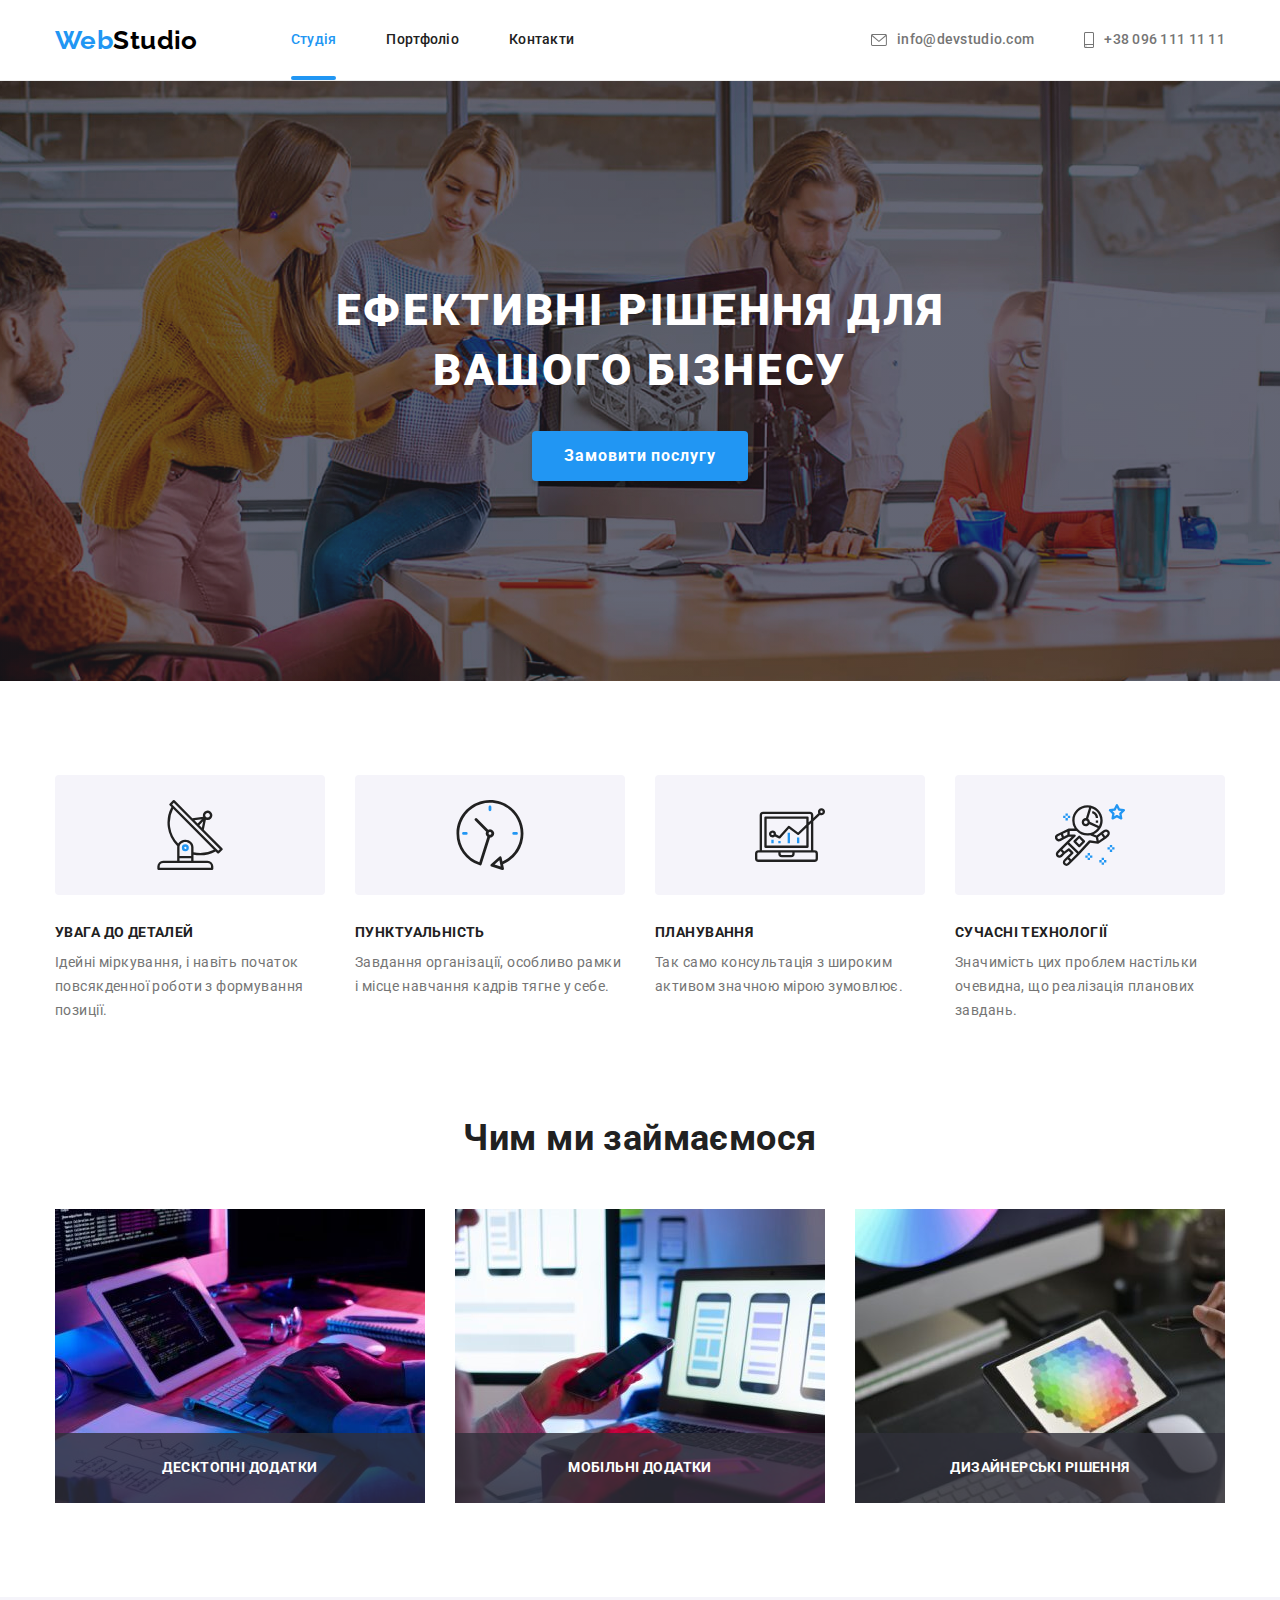
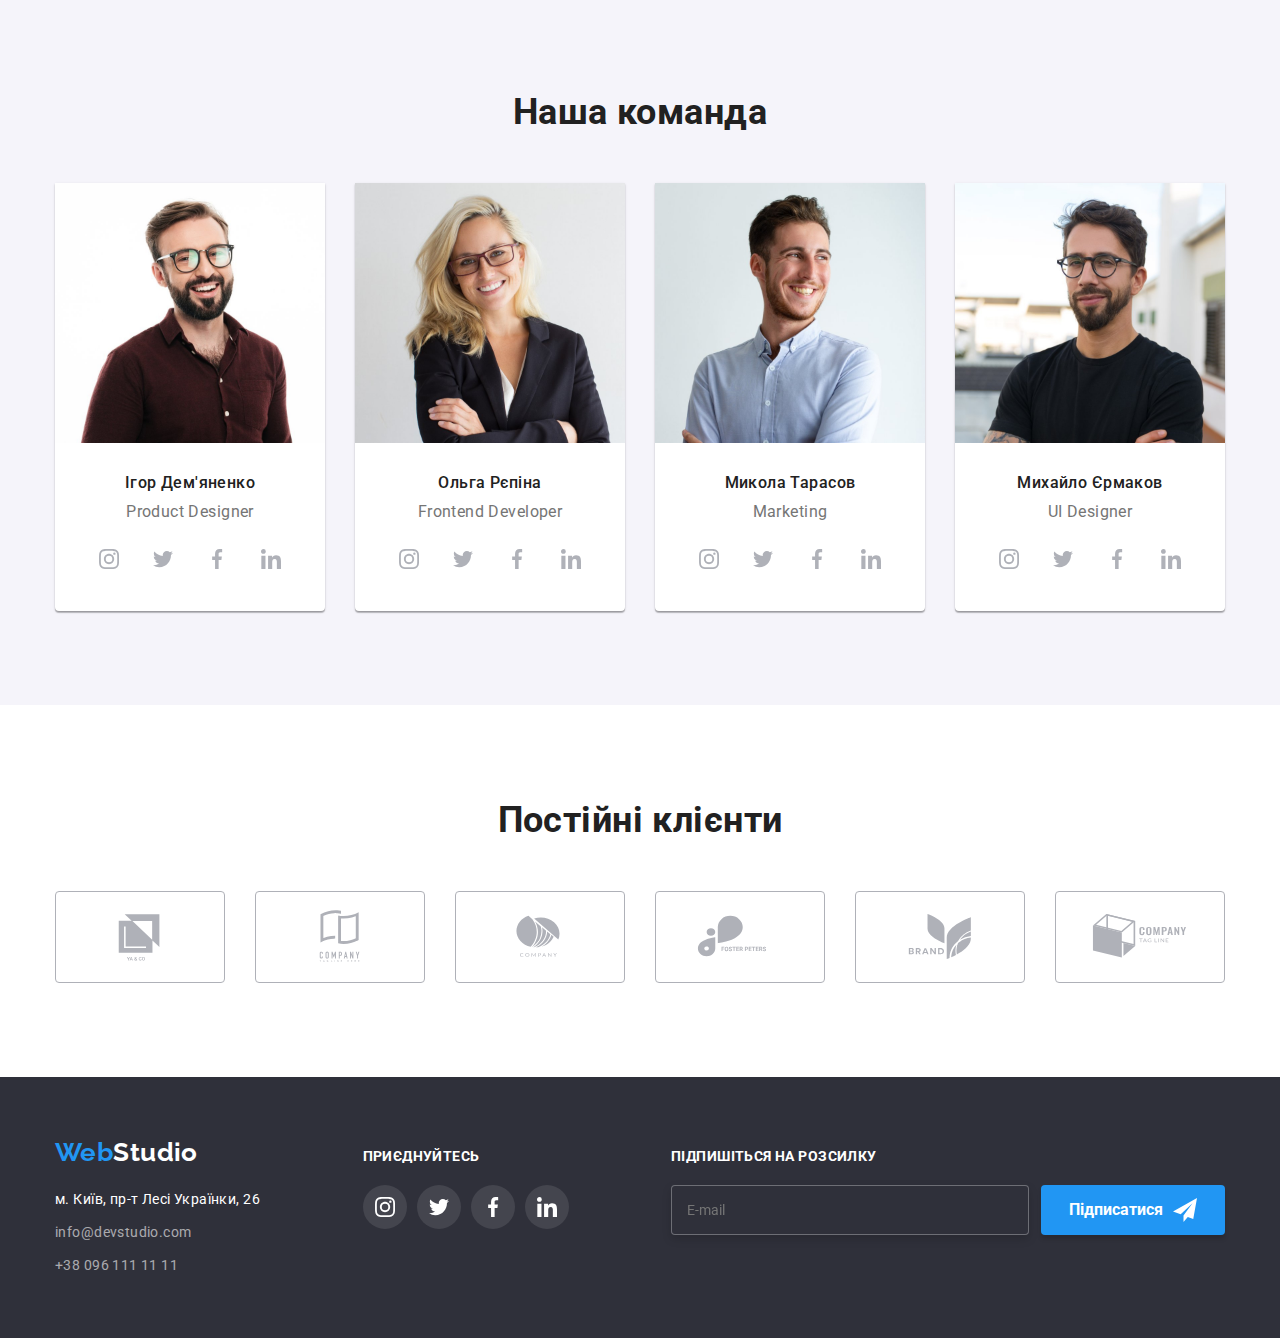
<file: index.html>
<!DOCTYPE html>
<html lang="uk">
  <head>
    <meta charset="UTF-8" />
    <meta http-equiv="X-UA-Compatible" content="IE=edge" />
    <meta name="viewport" content="width=device-width, initial-scale=1.0" />
    <title>WebStudio</title>
    <!-- fonts -->
    <link
      href="https://fonts.googleapis.com/css2?family=Raleway:wght@700&family=Roboto:wght@400;500;700;900&display=swap"
      rel="stylesheet"
    />

    <!-- normalize -->
    <link
      rel="stylesheet"
      href="https://cdnjs.cloudflare.com/ajax/libs/modern-normalize/1.1.0/modern-normalize.min.css"
    />

    <!-- css -->
    <link rel="stylesheet" href="./css/main.min.css" />
  </head>

  <!-- body -->
  <body>
    <header class="header">
      <div class="container">
        <!-- navigation -->
        <nav class="header-nav">
          <!-- logo -->
          <a class="logo" href="./index.html"
            ><span class="logo-web">Web</span>Studio
          </a>
          <ul class="site-nav">
            <li class="nav-item"><a class="link active" href="">Студія</a></li>
            <li class="nav-item">
              <a class="link" href="./portfolio.html">Портфоліо</a>
            </li>
            <li class="nav-item"><a class="link" href="">Контакти</a></li>
          </ul>
        </nav>

        <ul class="header-list">
          <li class="header-icons">
            <a class="header-item link" href="mailto:info@devstudio.com"
              ><svg class="icon" width="16" height="12">
                <use href="./images/icons/icons.svg#mail"></use>
              </svg>
              info@devstudio.com</a
            >
          </li>
          <li class="header-icons">
            <a class="header-item link" href="tel:+380961111111">
              <svg class="icon" width="10" height="16">
                <use href="./images/icons/icons.svg#smartphone"></use>
              </svg>
              +38 096 111 11 11</a
            >
          </li>
        </ul>
      </div>
    </header>

    <main>
      <!-- hero -->
      <section class="hero section">
        <div class="container">
          <h1 class="hero__title">Ефективні рішення для вашого бізнесу</h1>
          <button class="hero__button" type="button" data-modal-open>Замовити послугу</button>
        </div>
      </section>
      
      <!-- about -->
      <section class="about-us section">
        <div class="container">
          <h2 class="visually-hidden">Особливості</h2>
          <ul class="about-us__list">
            <li class="about-us__item">
              <div class="about-us__icons">
                <svg class="about-us__icon" width="70" height="70">
                  <use href="./images/icons/icons.svg#antenna"></use>
                </svg>
              </div>
              <h3 class="about-us__title">УВАГА ДО ДЕТАЛЕЙ</h3>
              <p class="about-us__text">
                Ідейні міркування, і навіть початок повсякденної роботи з
                формування позиції.
              </p>
            </li>
            <li class="about-us__item">
              <div class="about-us__icons">
                <svg class="about-us__icon" width="70" height="70">
                  <use href="./images/icons/icons.svg#clock"></use>
                </svg>
              </div>
              <h3 class="about-us__title">ПУНКТУАЛЬНІСТЬ</h3>
              <p class="about-us__text">
                Завдання організації, особливо рамки і місце навчання кадрів
                тягне у себе.
              </p>
            </li>
            <li class="about-us__item">
              <div class="about-us__icons">
                <svg class="about-us__icon" width="70" height="70">
                  <use href="./images/icons/icons.svg#diagram"></use>
                </svg>
              </div>
              <h3 class="about-us__title">ПЛАНУВАННЯ</h3>
              <p class="about-us__text">
                Так само консультація з широким активом значною мірою зумовлює.
              </p>
            </li>
            <li class="about-us__item">
              <div class="about-us__icons">
                <svg class="about-us__icon" width="70" height="70">
                  <use href="./images/icons/icons.svg#astronaut"></use>
                </svg>
              </div>
              <h3 class="about-us__title">СУЧАСНІ ТЕХНОЛОГІЇ</h3>
              <p class="about-us__text">
                Значимість цих проблем настільки очевидна, що реалізація
                планових завдань.
              </p>
            </li>
          </ul>
        </div>
      </section>

      <!-- Gallery -->
      <section class="gallery section">
        <div class="container">
          <h2 class="section__title">Чим ми займаємося</h2>
          <ul class="gallery__list">
            <li>
              <a href="">
                <div class="thumb">
                  <img
                    src="./images/main/1.jpg"
                    width="370"
                    height="294"
                    alt="клавіатура та планшет"
                  />
                  <div class="thumb__features">
                    <p class="thumb__text">Десктопні додатки</p>
                  </div>
                </div>
              </a>
            </li>
            <li>
              <a href="">
                <div class="thumb">
                  <img
                    src="./images/main/2.jpg"
                    width="370"
                    height="294"
                    alt="телефон та ноутбук"
                  />
                  <div class="thumb__features">
                    <p class="thumb__text">Мобільні додатки</p>
                  </div>
                </div>
              </a>
            </li>
            <li>
              <a href="">
                <div class="thumb">
                  <img
                    src="./images/main/3.jpg"
                    width="370"
                    height="294"
                    alt="планшет та стілус"
                  />
                  <div class="thumb__features">
                    <p class="thumb__text">Дизайнерські рішення</p>
                  </div>
                </div>
              </a>
            </li>
          </ul>
        </div>
      </section>

      <!-- team -->
      <section class="group section">
        <div class="container">
          <h2 class="section__title">Наша команда</h2>
          <ul class="group-list">
            <li class="group-item">
              <img
                class="group-item-img"
                src="./images/team/team-1.jpg"
                width="270"
                height="260"
                alt="наш продакт дизайнер"
              />
              <div class="card">
                <h3 class="group-title">Ігор Дем'яненко</h3>
                <p class="group-text" lang="en">Product Designer</p>
                <ul class="socials-list">
                  <li class="socials-item">
                    <a
                      class="socials-link"
                      href="https://instagram.com"
                      target="_blank"
                      rel="noopener norefferer"
                      aria-label="Instagram"
                    >
                      <svg class="socials-icon" width="20" height="20">
                        <use href="./images/icons/icons.svg#instagram"></use>
                      </svg>
                    </a>
                  </li>
                  <li class="socials-item">
                    <a
                      class="socials-link"
                      href="https://twitter.com"
                      target="_blank"
                      rel="noopener norefferer"
                      aria-label="Twitter"
                    >
                      <svg class="socials-icon" width="20" height="20">
                        <use href="./images/icons/icons.svg#twitter"></use>
                      </svg>
                    </a>
                  </li>
                  <li class="socials-item">
                    <a
                      class="socials-link"
                      href="https://facebook.com"
                      target="_blank"
                      rel="noopener norefferer"
                      aria-label="Facebook"
                    >
                      <svg class="socials-icon" width="20" height="20">
                        <use href="./images/icons/icons.svg#facebook"></use>
                      </svg>
                    </a>
                  </li>
                  <li class="socials-item">
                    <a
                      class="socials-link"
                      href="https://linkedin.com"
                      target="_blank"
                      rel="noopener norefferer"
                      aria-label="LinkedIn"
                    >
                      <svg class="socials-icon" width="20" height="20">
                        <use href="./images/icons/icons.svg#linkedin"></use>
                      </svg>
                    </a>
                  </li>
                </ul>
              </div>
            </li>
            <li class="group-item">
              <img
                class="group-item-img"
                src="./images/team/team-2.jpg"
                width="270"
                height="260"
                alt="наш фронтенд розробник "
              />
              <div class="card">
                <h3 class="group-title">Ольга Рєпіна</h3>
                <p class="group-text" lang="en">Frontend Developer</p>
                <ul class="socials-list">
                  <li class="socials-item">
                    <a
                      class="socials-link"
                      href="https://instagram.com"
                      target="_blank"
                      rel="noopener norefferer"
                      aria-label="Instagram"
                    >
                      <svg class="socials-icon" width="20" height="20">
                        <use href="./images/icons/icons.svg#instagram"></use>
                      </svg>
                    </a>
                  </li>
                  <li class="socials-item">
                    <a
                      class="socials-link"
                      href="https://twitter.com"
                      target="_blank"
                      rel="noopener norefferer"
                      aria-label="Twitter"
                    >
                      <svg class="socials-icon" width="20" height="20">
                        <use href="./images/icons/icons.svg#twitter"></use>
                      </svg>
                    </a>
                  </li>
                  <li class="socials-item">
                    <a
                      class="socials-link"
                      href="https://facebook.com"
                      target="_blank"
                      rel="noopener norefferer"
                      aria-label="Facebook"
                    >
                      <svg class="socials-icon" width="20" height="20">
                        <use href="./images/icons/icons.svg#facebook"></use>
                      </svg>
                    </a>
                  </li>
                  <li class="socials-item">
                    <a
                      class="socials-link"
                      href="https://linkedin.com"
                      target="_blank"
                      rel="noopener norefferer"
                      aria-label="LinkedIn"
                    >
                      <svg class="socials-icon" width="20" height="20">
                        <use href="./images/icons/icons.svg#linkedin"></use>
                      </svg>
                    </a>
                  </li>
                </ul>
              </div>
            </li>
            <li class="group-item">
              <img
                class="group-item-img"
                src="./images/team/team-3.jpg"
                width="270"
                height="260"
                alt="наш маркетолог"
              />
              <div class="card">
                <h3 class="group-title">Микола Тарасов</h3>
                <p class="group-text" lang="en">Marketing</p>
                <ul class="socials-list">
                  <li class="socials-item">
                    <a
                      class="socials-link"
                      href="https://instagram.com"
                      target="_blank"
                      rel="noopener norefferer"
                      aria-label="Instagram"
                    >
                      <svg class="socials-icon" width="20" height="20">
                        <use href="./images/icons/icons.svg#instagram"></use>
                      </svg>
                    </a>
                  </li>
                  <li class="socials-item">
                    <a
                      class="socials-link"
                      href="https://twitter.com"
                      target="_blank"
                      rel="noopener norefferer"
                      aria-label="Twitter"
                    >
                      <svg class="socials-icon" width="20" height="20">
                        <use href="./images/icons/icons.svg#twitter"></use>
                      </svg>
                    </a>
                  </li>
                  <li class="socials-item">
                    <a
                      class="socials-link"
                      href="https://facebook.com"
                      target="_blank"
                      rel="noopener norefferer"
                      aria-label="Facebook"
                    >
                      <svg class="socials-icon" width="20" height="20">
                        <use href="./images/icons/icons.svg#facebook"></use>
                      </svg>
                    </a>
                  </li>
                  <li class="socials-item">
                    <a
                      class="socials-link"
                      href="https://linkedin.com"
                      target="_blank"
                      rel="noopener norefferer"
                      aria-label="LinkedIn"
                    >
                      <svg class="socials-icon" width="20" height="20">
                        <use href="./images/icons/icons.svg#linkedin"></use>
                      </svg>
                    </a>
                  </li>
                </ul>
              </div>
            </li>
            <li class="group-item">
              <img
                class="group-item-img"
                src="./images/team/team-4.jpg"
                width="270"
                height="260"
                alt="наш дизайнер"
              />
              <div class="card">
                <h3 class="group-title">Михайло Єрмаков</h3>
                <p class="group-text" lang="en">UI Designer</p>
                <ul class="socials-list">
                  <li class="socials-item">
                    <a
                      class="socials-link"
                      href="https://instagram.com"
                      target="_blank"
                      rel="noopener norefferer"
                      aria-label="Instagram"
                    >
                      <svg class="socials-icon" width="20" height="20">
                        <use href="./images/icons/icons.svg#instagram"></use>
                      </svg>
                    </a>
                  </li>
                  <li class="socials-item">
                    <a
                      class="socials-link"
                      href="https://twitter.com"
                      target="_blank"
                      rel="noopener norefferer"
                      aria-label="Twitter"
                    >
                      <svg class="socials-icon" width="20" height="20">
                        <use href="./images/icons/icons.svg#twitter"></use>
                      </svg>
                    </a>
                  </li>
                  <li class="socials-item">
                    <a
                      class="socials-link"
                      href="https://facebook.com"
                      target="_blank"
                      rel="noopener norefferer"
                      aria-label="Facebook"
                    >
                      <svg class="socials-icon" width="20" height="20">
                        <use href="./images/icons/icons.svg#facebook"></use>
                      </svg>
                    </a>
                  </li>
                  <li class="socials-item">
                    <a
                      class="socials-link"
                      href="https://linkedin.com"
                      target="_blank"
                      rel="noopener norefferer"
                      aria-label="LinkedIn"
                    >
                      <svg class="socials-icon" width="20" height="20">
                        <use href="./images/icons/icons.svg#linkedin"></use>
                      </svg>
                    </a>
                  </li>
                </ul>
              </div>
            </li>
          </ul>
        </div>
      </section>
    </main>

    <!-- clients -->
    <section class="clients section">
      <div class="container">
        <h2 class="section__title clients">Постійні клієнти</h2>
        <ul class="clients-list">
          <li class="clients-item">
            <a
              class="clients-link"
              href="#"
              target="_blank"
              rel="noopener norefferer"
            >
              <svg class="clients-icon" width="106" height="60">
                <use href="./images/icons/icons.svg#logo1"></use>
              </svg>
            </a>
          </li>
          <li class="clients-item">
            <a
              class="clients-link"
              href="#"
              target="_blank"
              rel="noopener norefferer"
            >
              <svg class="clients-icon" width="106" height="60">
                <use href="./images/icons/icons.svg#logo2"></use>
              </svg>
            </a>
          </li>
          <li class="clients-item">
            <a
              class="clients-link"
              href="#"
              target="_blank"
              rel="noopener norefferer"
            >
              <svg class="clients-icon" width="106" height="60">
                <use href="./images/icons/icons.svg#logo3"></use>
              </svg>
            </a>
          </li>
          <li class="clients-item">
            <a
              class="clients-link"
              href="#"
              target="_blank"
              rel="noopener norefferer"
            >
              <svg class="clients-icon" width="106" height="60">
                <use href="./images/icons/icons.svg#logo4"></use>
              </svg>
            </a>
          </li>
          <li class="clients-item">
            <a
              class="clients-link"
              href="#"
              target="_blank"
              rel="noopener norefferer"
            >
              <svg class="clients-icon" width="106" height="60">
                <use href="./images/icons/icons.svg#logo5"></use>
              </svg>
            </a>
          </li>
          <li class="clients-item">
            <a
              class="clients-link"
              href="#"
              target="_blank"
              rel="noopener norefferer"
            >
              <svg class="clients-icon" width="106" height="60">
                <use href="./images/icons/icons.svg#logo6"></use>
              </svg>
            </a>
          </li>
        </ul>
      </div>
    </section>
    <!-- footer -->
    <footer class="footer">
      <div class="container footer-main">
        <div class="footer-contacts">
          <a class="logo-footer" href="./index.html"
            ><span class="logo-ftr">Web</span>Studio</a
          >
          <address class="address">м. Київ, пр-т Лесі Українки, 26</address>
          <ul>
            <li class="adress-item">
              <a href="mailto:info@devstudio.com" class="contacts"
                >info@devstudio.com</a
              >
            </li>
            <li class="adress-item">
              <a href="tel:+380961111111" class="contacts">+38 096 111 11 11</a>
            </li>
          </ul>
        </div>
        <div class="footer-group">
          <h3 class="footer-title">приєднуйтесь</h3>
          <ul class="footer-list">
            <li class="footer-item">
              <a
                class="footer-link"
                href="https://instagram.com"
                target="_blank"
                rel="noopener norefferer"
                aria-label="Instagram"
              >
                <svg class="footer-icon" width="20" height="20">
                  <use href="./images/icons/icons.svg#instagram"></use>
                </svg>
              </a>
            </li>
            <li class="footer-item">
              <a
                class="footer-link"
                href="https://twitter.com"
                target="_blank"
                rel="noopener norefferer"
                aria-label="Twitter"
              >
                <svg class="footer-icon" width="20" height="20">
                  <use href="./images/icons/icons.svg#twitter"></use>
                </svg>
              </a>
            </li>
            <li class="footer-item">
              <a
                class="footer-link"
                href="https://facebook.com"
                target="_blank"
                rel="noopener norefferer"
                aria-label="Facebook"
              >
                <svg class="footer-icon" width="20" height="20">
                  <use href="./images/icons/icons.svg#facebook"></use>
                </svg>
              </a>
            </li>
            <li class="footer-item">
              <a
                class="footer-link"
                href="https://linkedin.com"
                target="_blank"
                rel="noopener norefferer"
                aria-label="LinkedIn"
              >
                <svg class="footer-icon" width="20" height="20">
                  <use href="./images/icons/icons.svg#linkedin"></use>
                </svg>
              </a>
            </li>
          </ul>
        </div>
        <div class="footer-mail">
          <h3 class="footer-mail-title">Підпишіться на розсилку</h3>
        
            <form class="footer-form">
              <label for="email">
                <input type="email" name="email" id="email" class="email-form" placeholder="E-mail" >
              </label>            
              <button type="submit" class="subscribe-btn">
                Підписатися
                <svg width="24px" height="24px">
                  <use href="./images/icons/icons.svg#send"></use>
                </svg>
              </button>
            </form>
          
        </div>
      </div>
    </footer>

        <!-- Modal window -->

        <div class="backdrop is-hidden" data-modal>
          <div class="modal">
            <button class="modal-btn" type="button" data-modal-close>
              <svg  width="18" height="18">
                <use href="./images/icons/icons.svg#close-btn"></use>
              </svg>
            </button>
            
            <form class="register-form" name="register-form" >
              <strong class="register-title">Залиште свої дані, ми вам передзвонимо</strong>
              <div class="register-group" role="group">
                <label class="labelform">
                  <span class="labelform-text">Ім'я</span>
                  <input type="text" name="text" class="labelform-input">
                  <svg class="register-group-icon" width="18px" height="18px">
                    <use href="./images/icons/icons.svg#person"></use>
                  </svg>
                </label>

                <label class="labelform">
                  <span class="labelform-text">Телефон</span>
                  <input type="tel" name="tel" class="labelform-input">
                  <svg class="register-group-icon" width="18px" height="18px">
                    <use href="./images/icons/icons.svg#phone"></use>
                  </svg>
                </label>

                <label class="labelform">
                  <span class="labelform-text">Пошта</span>
                  <input type="email" name="email" class="labelform-input">
                  <svg class="register-group-icon" width="18px" height="18px">
                    <use href="./images/icons/icons.svg#email"></use>
                  </svg>
                </label>

                <label class="labelform">
                  <span class="labelform-text">Коментар</span>
                  <textarea class="labelform-massage" name="" rows="5" placeholder="Введіть текст"></textarea>
                </label>
              </div>

              <label class="labelform-agreement-checkbox">
                <input type="checkbox" class="labelform-checkbox visually-hidden" name="checkbox">
                <svg class="register-form-icons" width="16" height="15">
                  <use class="icon-checked" href="./images/icons/icons.svg#checked"></use>
                  <use class="icon-unchecked" href="./images/icons/icons.svg#unchecked"></use>
                </svg>
                <span class="labelform-agreement">Погоджуюся з розсилкою та приймаю <a href="" class="agreement-link" target="_blank">Умови договору</a></span>
              </label>

              <button type="submit" class="form-button">Відправити</button>
            </form>
          </div>
        </div>

    <script src="./js/modal.js"></script>
  </body>
</html>
</file>
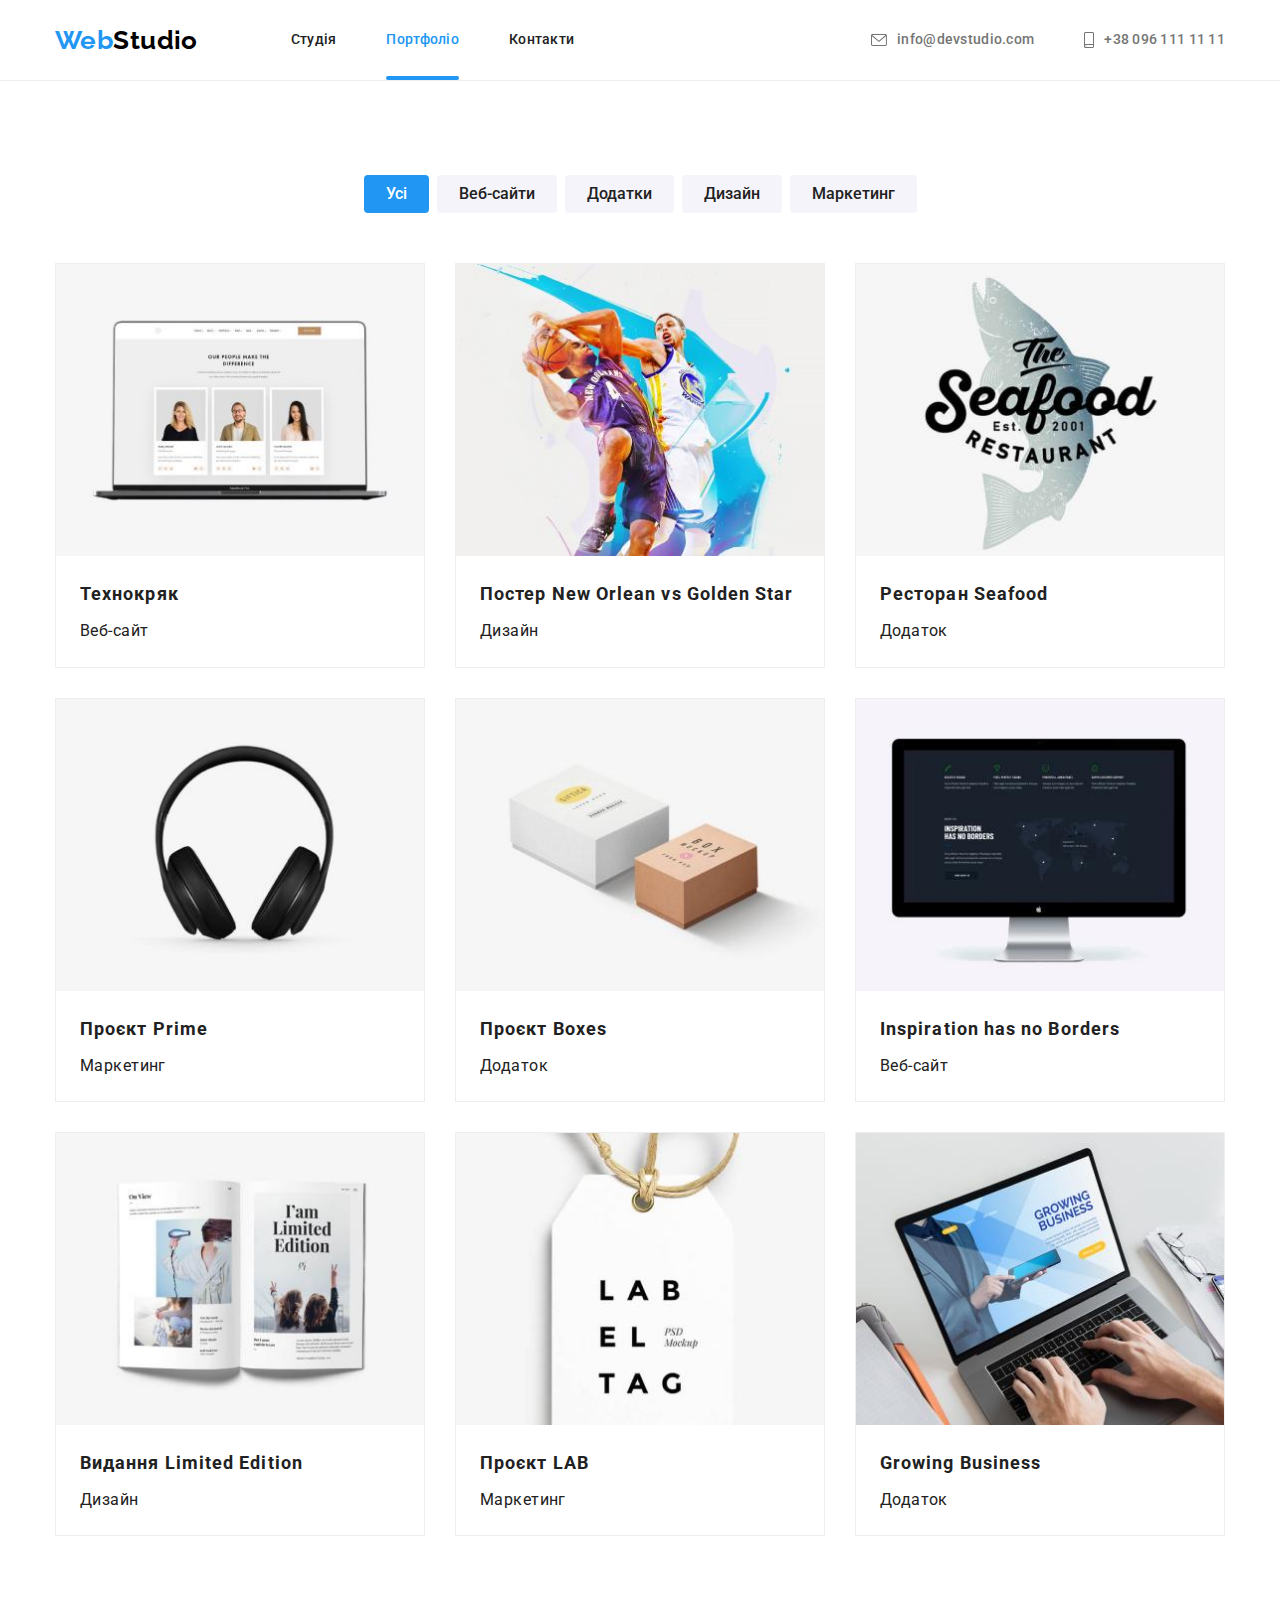
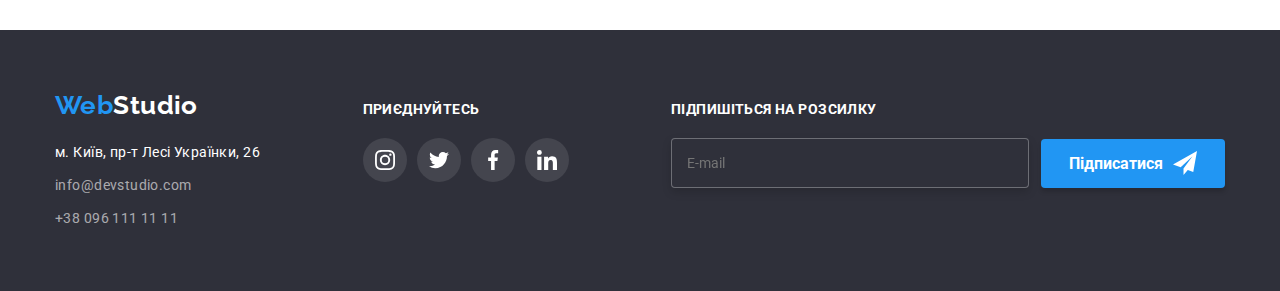
<file: portfolio.html>
<!DOCTYPE html>
<html lang="uk">
  <head>
    <meta charset="UTF-8" />
    <meta http-equiv="X-UA-Compatible" content="IE=edge" />
    <meta name="viewport" content="width=device-width, initial-scale=1.0" />
    <title>WebStudio</title>
    <!-- fonts -->
    <link
      href="https://fonts.googleapis.com/css2?family=Raleway:wght@700;900&family=Roboto:wght@400;500;700&display=swap"
      rel="stylesheet"
    />
    <!-- normalize -->
    <link
      rel="stylesheet"
      href="https://cdnjs.cloudflare.com/ajax/libs/modern-normalize/1.1.0/modern-normalize.min.css"
    />
    <!-- css -->
    <link rel="stylesheet" href="./css/main.min.css" />
  </head>
  <body>
    <header class="header">
      <div class="container">
        <!-- navigation -->
        <nav class="header-nav">
          <!-- logo -->
          <a class="logo" href="./index.html"
            ><span class="logo-web">Web</span>Studio
          </a>
          <ul class="site-nav">
            <li class="nav-item">
              <a class="link" href="./index.html">Студія</a>
            </li>
            <li class="nav-item">
              <a class="link active" href="./portfolio.html">Портфоліо</a>
            </li>
            <li class="nav-item"><a class="link" href="">Контакти</a></li>
          </ul>
        </nav>

        <ul class="header-list">
          <li class="header-icons">
            <a class="header-item link" href="mailto:info@devstudio.com"
              ><svg class="icon" width="16" height="12">
                <use href="./images/icons/icons.svg#mail"></use>
              </svg>
              info@devstudio.com</a
            >
          </li>
          <li class="header-icons">
            <a class="header-item link" href="tel:+380961111111">
              <svg class="icon" width="10" height="16">
                <use href="./images/icons/icons.svg#smartphone"></use>
              </svg>
              +38 096 111 11 11</a
            >
          </li>
        </ul>
      </div>
    </header>
    <main>
      <section class="portfolio section">
        <div class="container">
          <h1 class="visually-hidden">Наші роботи</h1>
          <ul class="filter">
            <li>
              <button class="filter-btn active" type="button">Усі</button>
            </li>
            <li>
              <button class="filter-btn" type="button">Веб-сайти</button>
            </li>
            <li>
              <button class="filter-btn" type="button">Додатки</button>
            </li>
            <li>
              <button class="filter-btn" type="button">Дизайн</button>
            </li>
            <li>
              <button class="filter-btn" type="button">Маркетинг</button>
            </li>
          </ul>

          <ul class="filter-list">
            <li class="filter-item">
              <a class="filter-link" href="#">
                <div class="filter-thumb">
                  <img
                    src="./images/portfolio/port-1.jpg"
                    width="370"
                    height="294"
                    alt="компютер"
                  />
                  <div class="overlay">
                    <p class="overlay-text">
                      Ресурс пропонує комплексні пропозиції з різним рівнем
                      функціоналу та сервісів. Все це дозволить відвідувачу
                      отримати вичерпні відомості про компанію чи приватну
                      особу.
                    </p>
                  </div>
                </div>
                <div class="filter-desc">
                  <h2 class="filter-title">Технокряк</h2>
                  <p class="filter-text">Веб-сайт</p>
                </div>
              </a>
            </li>
            <li class="filter-item">
              <a class="filter-link" href="#">
                <div class="filter-thumb">
                  <img
                    src="./images/portfolio/port-2.jpg"
                    width="370"
                    height="294"
                    alt="баскетбол"
                  />
                  <div class="overlay">
                    <p class="overlay-text">
                      Ресурс пропонує комплексні пропозиції з різним рівнем
                      функціоналу та сервісів. Все це дозволить відвідувачу
                      отримати вичерпні відомості про компанію чи приватну
                      особу.
                    </p>
                  </div>
                </div>

                <div class="filter-desc">
                  <h2 class="filter-title">Постер New Orlean vs Golden Star</h2>
                  <p class="filter-text">Дизайн</p>
                </div></a
              >
            </li>
            <li class="filter-item">
              <a class="filter-link" href="#">
                <div class="filter-thumb">
                  <img
                    src="./images/portfolio/port-3.jpg"
                    width="370"
                    height="294"
                    alt="лого ресторану"
                  />
                  <div class="overlay">
                    <p class="overlay-text">
                      Ресурс пропонує комплексні пропозиції з різним рівнем
                      функціоналу та сервісів. Все це дозволить відвідувачу
                      отримати вичерпні відомості про компанію чи приватну
                      особу.
                    </p>
                  </div>
                </div>

                <div class="filter-desc">
                  <h2 class="filter-title">Ресторан Seafood</h2>
                  <p class="filter-text">Додаток</p>
                </div>
              </a>
            </li>
            <li class="filter-item">
              <a class="filter-link" href="#">
                <div class="filter-thumb">
                  <img
                    src="./images/portfolio/port-4.jpg"
                    width="370"
                    height="294"
                    alt="навушники"
                  />
                  <div class="overlay">
                    <p class="overlay-text">
                      Ресурс пропонує комплексні пропозиції з різним рівнем
                      функціоналу та сервісів. Все це дозволить відвідувачу
                      отримати вичерпні відомості про компанію чи приватну
                      особу.
                    </p>
                  </div>
                </div>

                <div class="filter-desc">
                  <h2 class="filter-title">Проєкт Prime</h2>
                  <p class="filter-text">Маркетинг</p>
                </div></a
              >
            </li>
            <li class="filter-item">
              <a class="filter-link" href="#">
                <div class="filter-thumb">
                  <img
                    src="./images/portfolio/port-5.jpg"
                    width="370"
                    height="294"
                    alt="дві коробки"
                  />
                  <div class="overlay">
                    <p class="overlay-text">
                      Ресурс пропонує комплексні пропозиції з різним рівнем
                      функціоналу та сервісів. Все це дозволить відвідувачу
                      отримати вичерпні відомості про компанію чи приватну
                      особу.
                    </p>
                  </div>
                </div>

                <div class="filter-desc">
                  <h2 class="filter-title">Проєкт Boxes</h2>
                  <p class="filter-text">Додаток</p>
                </div></a
              >
            </li>
            <li class="filter-item">
              <a class="filter-link" href="#">
                <div class="filter-thumb">
                  <img
                    src="./images/portfolio/port-6.jpg"
                    width="370"
                    height="294"
                    alt="монітор"
                  />
                  <div class="overlay">
                    <p class="overlay-text">
                      Ресурс пропонує комплексні пропозиції з різним рівнем
                      функціоналу та сервісів. Все це дозволить відвідувачу
                      отримати вичерпні відомості про компанію чи приватну
                      особу.
                    </p>
                  </div>
                </div>

                <div class="filter-desc">
                  <h2 class="filter-title">Inspiration has no Borders</h2>
                  <p class="filter-text">Веб-сайт</p>
                </div></a
              >
            </li>
            <li class="filter-item">
              <a class="filter-link" href="#">
                <div class="filter-thumb">
                  <img
                    src="./images/portfolio/port-7.jpg"
                    width="370"
                    height="294"
                    alt="розгорнута книга"
                  />
                  <div class="overlay">
                    <p class="overlay-text">
                      Ресурс пропонує комплексні пропозиції з різним рівнем
                      функціоналу та сервісів. Все це дозволить відвідувачу
                      отримати вичерпні відомості про компанію чи приватну
                      особу.
                    </p>
                  </div>
                </div>

                <div class="filter-desc">
                  <h2 class="filter-title">Видання Limited Edition</h2>
                  <p class="filter-text">Дизайн</p>
                </div></a
              >
            </li>
            <li class="filter-item">
              <a class="filter-link" href="#">
                <div class="filter-thumb">
                  <img
                    src="./images/portfolio/port-8.jpg"
                    width="370"
                    height="294"
                    alt="бірка"
                  />
                  <div class="overlay">
                    <p class="overlay-text">
                      Ресурс пропонує комплексні пропозиції з різним рівнем
                      функціоналу та сервісів. Все це дозволить відвідувачу
                      отримати вичерпні відомості про компанію чи приватну
                      особу.
                    </p>
                  </div>
                </div>

                <div class="filter-desc">
                  <h2 class="filter-title">Проєкт LAB</h2>
                  <p class="filter-text">Маркетинг</p>
                </div></a
              >
            </li>
            <li class="filter-item">
              <a class="filter-link" href="#">
                <div class="filter-thumb">
                  <img
                    src="./images/portfolio/port-9.jpg"
                    width="370"
                    height="294"
                    alt="ноутбук"
                  />
                  <div class="overlay">
                    <p class="overlay-text">
                      Ресурс пропонує комплексні пропозиції з різним рівнем
                      функціоналу та сервісів. Все це дозволить відвідувачу
                      отримати вичерпні відомості про компанію чи приватну
                      особу.
                    </p>
                  </div>
                </div>

                <div class="filter-desc">
                  <h2 class="filter-title">Growing Business</h2>
                  <p class="filter-text">Додаток</p>
                </div></a
              >
            </li>
          </ul>
        </div>
      </section>
    </main>

    <!-- footer -->
    <footer class="footer">
      <div class="container footer-main">
        <div class="footer-contacts">
          <a class="logo-footer" href="./index.html"
            ><span class="logo-web">Web</span>Studio</a
          >
          <address class="address">м. Київ, пр-т Лесі Українки, 26</address>
          <ul>
            <li class="adress-item">
              <a href="mailto:info@devstudio.com" class="contacts"
                >info@devstudio.com</a
              >
            </li>
            <li class="adress-item">
              <a href="tel:+380961111111" class="contacts">+38 096 111 11 11</a>
            </li>
          </ul>
        </div>
        <div class="footer-group">
          <h3 class="footer-title">приєднуйтесь</h3>
          <ul class="footer-list">
            <li class="footer-item">
              <a
                class="footer-link"
                href="https://instagram.com"
                target="_blank"
                rel="noopener norefferer"
                aria-label="Instagram"
              >
                <svg class="footer-icon" width="20" height="20">
                  <use href="./images/icons/icons.svg#instagram"></use>
                </svg>
              </a>
            </li>
            <li class="footer-item">
              <a
                class="footer-link"
                href="https://twitter.com"
                target="_blank"
                rel="noopener norefferer"
                aria-label="Twitter"
              >
                <svg class="footer-icon" width="20" height="20">
                  <use href="./images/icons/icons.svg#twitter"></use>
                </svg>
              </a>
            </li>
            <li class="footer-item">
              <a
                class="footer-link"
                href="https://facebook.com"
                target="_blank"
                rel="noopener norefferer"
                aria-label="Facebook"
              >
                <svg class="footer-icon" width="20" height="20">
                  <use href="./images/icons/icons.svg#facebook"></use>
                </svg>
              </a>
            </li>
            <li class="footer-item">
              <a
                class="footer-link"
                href="https://linkedin.com"
                target="_blank"
                rel="noopener norefferer"
                aria-label="LinkedIn"
              >
                <svg class="footer-icon" width="20" height="20">
                  <use href="./images/icons/icons.svg#linkedin"></use>
                </svg>
              </a>
            </li>
          </ul>
        </div>
        <div class="footer-mail">
          <h3 class="footer-mail-title">Підпишіться на розсилку</h3>
        
            <form class="footer-form">
              <label for="email">
                <input type="email" name="email" id="email" class="email-form" placeholder="E-mail" >
              </label>            
              <button type="submit" class="subscribe-btn">
                Підписатися
                <svg width="24px" height="24px">
                  <use href="./images/icons/icons.svg#send"></use>
                </svg>
              </button>
            </form>
          
        </div>
      </div>
    </footer>
  </body>
</html>
</file>
<file: css/main.min.css>
:root{--main-color: #212121;--text-color: #757575;--main-white: #ffffff;--accent-color: #2196f3;--icon-color: #afb1b8;--footer-color: rgba(255, 255, 255, 0.6);--background-main: #2f303a;--background-section: #f5f4fa;--anim: 250ms cubic-bezier(0.4, 0, 0.2, 1)}body{color:var(--main-color);background-color:var(--main-white);font-family:Roboto,sans-serif;font-size:14px;letter-spacing:.03em}html{-webkit-box-sizing:border-box;box-sizing:border-box}h1,h2,h3,p{margin:0}ul{list-style:none;padding-left:0;margin:0}img{display:block;max-width:100%;height:auto}.container{width:1200px;margin:0 auto;padding:0 15px}.section{padding-top:94px;padding-bottom:94px}.section__title{font-weight:700;font-size:36px;line-height:1.17;text-align:center;margin-bottom:50px}.visually-hidden{position:absolute;width:1px;height:1px;margin:-1px;border:0;padding:0;white-space:nowrap;-webkit-clip-path:inset(100%);clip-path:inset(100%);clip:rect(0 0 0 0);overflow:hidden}.header{border-bottom:1px solid #eee}.header .container{display:-webkit-box;display:-ms-flexbox;display:flex;-webkit-box-align:center;-ms-flex-align:center;align-items:center}.logo{margin-right:93px;display:-webkit-box;display:-ms-flexbox;display:flex;-webkit-box-align:center;-ms-flex-align:center;align-items:center;-webkit-box-pack:center;-ms-flex-pack:center;justify-content:center;color:#000;font-family:"Raleway";font-weight:700;font-size:26px;line-height:1.19;text-decoration:none}.logo-web{color:var(--accent-color)}.header-nav{display:-webkit-box;display:-ms-flexbox;display:flex;-webkit-box-align:center;-ms-flex-align:center;align-items:center}.site-nav{display:-webkit-box;display:-ms-flexbox;display:flex;-webkit-box-align:center;-ms-flex-align:center;align-items:center;-webkit-box-pack:center;-ms-flex-pack:center;justify-content:center;gap:50px}.link{display:block;padding:32px 0;color:inherit;font-weight:500;line-height:1.14;letter-spacing:.02em;text-decoration:none;-webkit-transition:color var(--anim);transition:color var(--anim)}.link:hover,.link:focus{color:var(--accent-color)}.link.active{color:var(--accent-color);position:relative}.link.active::after{content:"";position:absolute;bottom:0;display:block;width:100%;height:4px;background-color:var(--accent-color);border-radius:2px}.header-list{margin-left:auto;display:-webkit-box;display:-ms-flexbox;display:flex;-webkit-box-align:center;-ms-flex-align:center;align-items:center;-webkit-box-pack:center;-ms-flex-pack:center;justify-content:center;gap:50px}.header-item{color:var(--text-color);font-weight:500;line-height:1.14;letter-spacing:.02em;text-decoration:none;display:-webkit-box;display:-ms-flexbox;display:flex;-webkit-box-align:center;-ms-flex-align:center;align-items:center;gap:10px}.header-item:hover,.header-item:focus{color:var(--accent-color)}.header-icons:hover{fill:var(--accent-color)}.icon{fill:currentColor}.hero{display:-webkit-box;display:-ms-flexbox;display:flex;margin:0 auto;max-width:1600px;background-color:var(--background-main);background-image:-webkit-gradient(linear, left top, right top, from(rgba(47, 48, 58, 0.4)), to(rgba(47, 48, 58, 0.4))),url(../images/hero/hero.jpg);background-image:linear-gradient(to right, rgba(47, 48, 58, 0.4), rgba(47, 48, 58, 0.4)),url(../images/hero/hero.jpg);background-repeat:no-repeat;background-position:center;background-size:cover;color:var(--main-white);padding-top:200px;padding-bottom:200px;text-align:center}.hero__title{font-weight:900;font-size:44px;line-height:1.36;letter-spacing:.06em;text-transform:uppercase;margin:0 auto;margin-bottom:30px;width:696px}.hero__button{background-color:var(--accent-color);color:var(--main-white);-webkit-box-shadow:0px 4px 4px rgba(0,0,0,.15);box-shadow:0px 4px 4px rgba(0,0,0,.15);font-weight:700;font-size:16px;line-height:1.88;letter-spacing:.06em;cursor:pointer;padding:10px 32px;border-radius:4px;border:none}.about-us{padding-bottom:0}.about-us__list{display:-webkit-box;display:-ms-flexbox;display:flex;gap:30px}.about-us__item{width:calc((100% - 90px)/4)}.about-us__icons{display:-webkit-box;display:-ms-flexbox;display:flex;-webkit-box-align:center;-ms-flex-align:center;align-items:center;-webkit-box-pack:center;-ms-flex-pack:center;justify-content:center;margin-bottom:30px;min-height:120px;border-radius:4px;background-color:var(--background-section)}.about-us__title{margin-bottom:10px;font-size:14px;line-height:1.14;text-transform:uppercase}.about-us__text{color:var(--text-color);line-height:1.71}.gallery__list{display:-webkit-box;display:-ms-flexbox;display:flex;gap:30px}.thumb{position:relative}.thumb__features{position:absolute;bottom:0;width:370px;height:70px;display:-webkit-box;display:-ms-flexbox;display:flex;-webkit-box-pack:center;-ms-flex-pack:center;justify-content:center;-webkit-box-align:center;-ms-flex-align:center;align-items:center;background:rgba(47,48,58,.8)}.thumb__text{font-weight:700;font-size:14px;line-height:1.14;text-align:center;text-transform:uppercase;color:var(--main-white)}.group.section{background-color:#f5f4fa}.group-title{margin-bottom:10px;font-weight:500;font-size:16px;line-height:1.19;text-align:center}.group-list{display:-webkit-box;display:-ms-flexbox;display:flex;gap:30px}.group-item{background-color:var(--main-white);-webkit-box-shadow:0px 1px 3px rgba(0,0,0,.12),0px 1px 1px rgba(0,0,0,.14),0px 2px 1px rgba(0,0,0,.2);box-shadow:0px 1px 3px rgba(0,0,0,.12),0px 1px 1px rgba(0,0,0,.14),0px 2px 1px rgba(0,0,0,.2);border-radius:0px 0px 4px 4px}.group-text{color:var(--text-color);font-size:16px;line-height:1.19;text-align:center;margin-bottom:16px}.card{padding-top:30px;padding-bottom:30px}.socials-list{display:-webkit-box;display:-ms-flexbox;display:flex;gap:10px;-webkit-box-pack:center;-ms-flex-pack:center;justify-content:center;-webkit-box-align:center;-ms-flex-align:center;align-items:center}.socials-link{display:-webkit-box;display:-ms-flexbox;display:flex;-webkit-box-align:center;-ms-flex-align:center;align-items:center;-webkit-box-pack:center;-ms-flex-pack:center;justify-content:center;width:44px;height:44px;background-color:var(--main-white);color:var(--icon-color);border-radius:50%;-webkit-transition:color var(--anim),background-color var(--anim);transition:color var(--anim),background-color var(--anim)}.socials-icon{fill:currentColor}.socials-link:hover,.socials-link:focus{color:var(--main-white);background-color:var(--accent-color)}.clients-list{display:-webkit-box;display:-ms-flexbox;display:flex;gap:30px;-webkit-box-pack:center;-ms-flex-pack:center;justify-content:center}.clients-link{display:-webkit-box;display:-ms-flexbox;display:flex;-webkit-box-pack:center;-ms-flex-pack:center;justify-content:center;-webkit-box-align:center;-ms-flex-align:center;align-items:center;border:1px solid #afb1b8;border-radius:4px;width:170px;height:92px;fill:var(--icon-color);-webkit-transition:fill var(--anim),border var(--anim);transition:fill var(--anim),border var(--anim)}.clients-link:hover,.clients-link:focus{fill:var(--accent-color);border:1px solid var(--accent-color)}.footer{padding:60px 0;background-color:var(--background-main);color:var(--main-white)}.logo-footer{display:inline-block;margin-bottom:20px;color:var(--main-white);font-family:"Raleway";font-weight:700;font-size:26px;line-height:1.19;text-decoration:none}.logo-ftr{color:var(--accent-color)}.address{margin-bottom:9px;font-style:normal;font-size:14px;line-height:1.71}.contacts{display:inline-block;color:var(--footer-color);line-height:1.71;text-decoration:none;-webkit-transition:color var(--anim);transition:color var(--anim)}.contacts:hover,.contacts:focus{color:var(--accent-color)}.adress-item:not(:last-child){margin-bottom:9px}.footer-title{font-weight:700;font-size:14px;line-height:1.14;letter-spacing:.03em;text-transform:uppercase;color:var(--main-white);margin-bottom:20px}.footer-list{display:-webkit-box;display:-ms-flexbox;display:flex;-webkit-box-pack:center;-ms-flex-pack:center;justify-content:center;-webkit-box-align:center;-ms-flex-align:center;align-items:center;gap:10px}.footer-link{display:-webkit-box;display:-ms-flexbox;display:flex;-webkit-box-pack:center;-ms-flex-pack:center;justify-content:center;-webkit-box-align:center;-ms-flex-align:center;align-items:center;width:44px;height:44px;color:var(--main-color);background-color:rgba(255,255,255,.1);border-radius:50%;-webkit-transition:background-color var(--anim);transition:background-color var(--anim)}.footer-link:hover,.footer-link:focus{background-color:var(--accent-color)}.footer-icon{fill:var(--main-white)}.footer-main{display:-webkit-box;display:-ms-flexbox;display:flex;-webkit-box-align:baseline;-ms-flex-align:baseline;align-items:baseline;gap:70px;-webkit-box-pack:justify;-ms-flex-pack:justify;justify-content:space-between}.footer-mail-title{font-weight:700;font-size:14px;line-height:1.14;text-transform:uppercase;color:var(--main-white);margin-bottom:20px}.footer-form{display:-webkit-box;display:-ms-flexbox;display:flex;-webkit-box-align:center;-ms-flex-align:center;align-items:center;gap:12px}.email-form{background-color:var(--background-main)}.footer-form input{width:358px;height:50px;padding:15px;border:1px solid rgba(255,255,255,.3);-webkit-filter:drop-shadow(0px 4px 4px rgba(0, 0, 0, 0.15));filter:drop-shadow(0px 4px 4px rgba(0, 0, 0, 0.15));border-radius:4px;color:var(--main-white)}.subscribe-btn{display:-webkit-box;display:-ms-flexbox;display:flex;-webkit-box-align:center;-ms-flex-align:center;align-items:center;gap:10px;max-width:200px;padding:10px 28px;font-weight:700;font-size:16px;line-height:1.86;color:var(--main-white);background-color:var(--accent-color);-webkit-box-shadow:0px 4px 4px rgba(0,0,0,.15);box-shadow:0px 4px 4px rgba(0,0,0,.15);border-radius:4px;border:none;cursor:pointer}.filter{display:-webkit-box;display:-ms-flexbox;display:flex;-webkit-box-pack:center;-ms-flex-pack:center;justify-content:center;gap:8px;margin-bottom:50px}.filter-btn{border:none;padding:6px 22px;font-family:inherit;background-color:var(--background-section);color:var(--main-color);font-weight:500;font-size:16px;line-height:1.63;text-align:center;cursor:pointer;border-radius:4px;-webkit-transition:background-color var(--anim),color var(--anim),-webkit-box-shadow var(--anim);transition:background-color var(--anim),color var(--anim),-webkit-box-shadow var(--anim);transition:background-color var(--anim),color var(--anim),box-shadow var(--anim);transition:background-color var(--anim),color var(--anim),box-shadow var(--anim),-webkit-box-shadow var(--anim)}.filter-btn.active{background-color:var(--accent-color);color:var(--main-white)}.filter-btn:hover,.filter-btn:focus{background-color:var(--accent-color);color:var(--main-white);-webkit-box-shadow:0px 3px 1px rgba(0,0,0,.1),0px 1px 2px rgba(0,0,0,.08),0px 2px 2px rgba(0,0,0,.12);box-shadow:0px 3px 1px rgba(0,0,0,.1),0px 1px 2px rgba(0,0,0,.08),0px 2px 2px rgba(0,0,0,.12)}.filter-link{display:block;text-decoration:none;color:inherit;-webkit-transition:-webkit-box-shadow var(--anim);transition:-webkit-box-shadow var(--anim);transition:box-shadow var(--anim);transition:box-shadow var(--anim), -webkit-box-shadow var(--anim)}.filter-link:hover,.filter-link:focus{-webkit-box-shadow:0px 3px 1px rgba(0,0,0,.1),0px 1px 2px rgba(0,0,0,.08),0px 2px 2px rgba(0,0,0,.12);box-shadow:0px 3px 1px rgba(0,0,0,.1),0px 1px 2px rgba(0,0,0,.08),0px 2px 2px rgba(0,0,0,.12)}.filter-list{display:-webkit-box;display:-ms-flexbox;display:flex;-ms-flex-wrap:wrap;flex-wrap:wrap;gap:30px}.filter-item{-ms-flex-preferred-size:calc((100% - 60px)/3);flex-basis:calc((100% - 60px)/3);border:1px solid #eee}.filter-title{margin-bottom:4px;font-size:18px;line-height:2;letter-spacing:.06em}.filter-text{font-size:16px;line-height:1.88}.filter-desc{padding:20px 24px}.filter-thumb{position:relative;overflow:hidden}.overlay{position:absolute;top:0;left:0;width:100%;height:100%;padding:63px 24px;display:-webkit-box;display:-ms-flexbox;display:flex;-webkit-box-pack:center;-ms-flex-pack:center;justify-content:center;-webkit-box-align:center;-ms-flex-align:center;align-items:center;-webkit-transform:translateY(100%);transform:translateY(100%);background:rgba(33,150,243,.9);-webkit-transition:-webkit-transform var(--anim);transition:-webkit-transform var(--anim);transition:transform var(--anim);transition:transform var(--anim), -webkit-transform var(--anim)}.overlay-text{font-weight:400;font-size:18px;line-height:1.56;color:var(--main-white)}.filter-item:hover .overlay{-webkit-transform:translateY(0);transform:translateY(0)}.backdrop{position:fixed;top:0;left:0;z-index:1000;width:100%;height:100%;background-color:rgba(0,0,0,.2);-webkit-transition:opacity var(--anim),visibility var(--anim);transition:opacity var(--anim),visibility var(--anim);color:var(--main-color)}.backdrop.is-hidden{opacity:0;pointer-events:none;visibility:hidden}.modal{position:absolute;top:50%;left:50%;-webkit-transform:translate(-50%, -50%);transform:translate(-50%, -50%);width:528px;background-color:var(--main-white);-webkit-box-shadow:0px 1px 3px rgba(0,0,0,.12),0px 1px 1px rgba(0,0,0,.14),0px 2px 1px rgba(0,0,0,.2);box-shadow:0px 1px 3px rgba(0,0,0,.12),0px 1px 1px rgba(0,0,0,.14),0px 2px 1px rgba(0,0,0,.2);border-radius:4px;padding:40px}.modal-btn{position:absolute;top:8px;right:8px;padding:6px;border-radius:50%;border:1px solid rgba(0,0,0,.1);display:-webkit-box;display:-ms-flexbox;display:flex;-webkit-box-align:center;-ms-flex-align:center;align-items:center;-webkit-box-pack:center;-ms-flex-pack:center;justify-content:center;width:30px;height:30px;cursor:pointer;background-color:rgba(0,0,0,0);-webkit-transition:fill var(--anim);transition:fill var(--anim)}.modal-btn:hover,.modal-btn:focus{fill:var(--accent-color)}.register-title{display:block;margin-bottom:12px;font-weight:700;font-size:20px;line-height:1.15;letter-spacing:.03em;color:var(--main-color)}.register-group{display:-webkit-box;display:-ms-flexbox;display:flex;-webkit-box-orient:vertical;-webkit-box-direction:normal;-ms-flex-direction:column;flex-direction:column;gap:10px;margin-bottom:20px}.labelform{display:block;position:relative}.labelform-input{width:100%;height:40px;border:1px solid rgba(33,33,33,.2);border-radius:4px;padding-left:42px;padding-right:42px;outline:rgba(0,0,0,0);cursor:pointer;-webkit-transition:border-color var(--anim);transition:border-color var(--anim)}.labelform-input:focus{border-color:var(--accent-color)}.register-group-icon{position:absolute;bottom:11px;left:12px;-webkit-transition:fill var(--anim);transition:fill var(--anim)}.labelform-input:focus+.register-group-icon{fill:var(--accent-color)}.labelform-text{display:block;font-weight:400;font-size:12px;line-height:1.17;letter-spacing:.01em;color:var(--text-color);text-align:left;margin-bottom:4px}.labelform-massage{display:block;resize:none;width:100%;height:120px;outline:rgba(0,0,0,0);border:1px solid rgba(33,33,33,.2);border-radius:4px;padding:12px 16px;font-weight:400;font-size:12px;line-height:1.17;letter-spacing:.01em;color:rgba(117,117,117,.5);-webkit-transition:border-color var(--anim);transition:border-color var(--anim)}.labelform-massage:focus{border-color:var(--accent-color)}.icon-checked{opacity:0;-webkit-transition:opacity var(--anim);transition:opacity var(--anim)}.labelform-checkbox:checked+.register-form-icons .icon-checked{opacity:1}.icon-unchecked{opacity:1;-webkit-transition:opacity var(--anim);transition:opacity var(--anim)}.labelform-checkbox:checked+.register-form-icons .icon-unchecked{opacity:0}.labelform-agreement-checkbox{display:-webkit-box;display:-ms-flexbox;display:flex;-webkit-box-align:center;-ms-flex-align:center;align-items:center;-webkit-box-pack:center;-ms-flex-pack:center;justify-content:center;gap:8px;margin-bottom:30px}.labelform-agreement{font-weight:400;font-size:14px;line-height:1.71;letter-spacing:.03em;color:var(--text-color);-webkit-user-select:none;-moz-user-select:none;-ms-user-select:none;user-select:none}.agreement-link{color:var(--accent-color)}.form-button{display:-webkit-box;display:-ms-flexbox;display:flex;margin:auto;letter-spacing:.06em;max-width:200px;padding:10px 52px;font-weight:700;font-size:16px;line-height:1.86;color:var(--main-white);background-color:var(--accent-color);-webkit-box-shadow:0px 4px 4px rgba(0,0,0,.15);box-shadow:0px 4px 4px rgba(0,0,0,.15);border-radius:4px;border:none;cursor:pointer}/*# sourceMappingURL=main.min.css.map */
</file>
